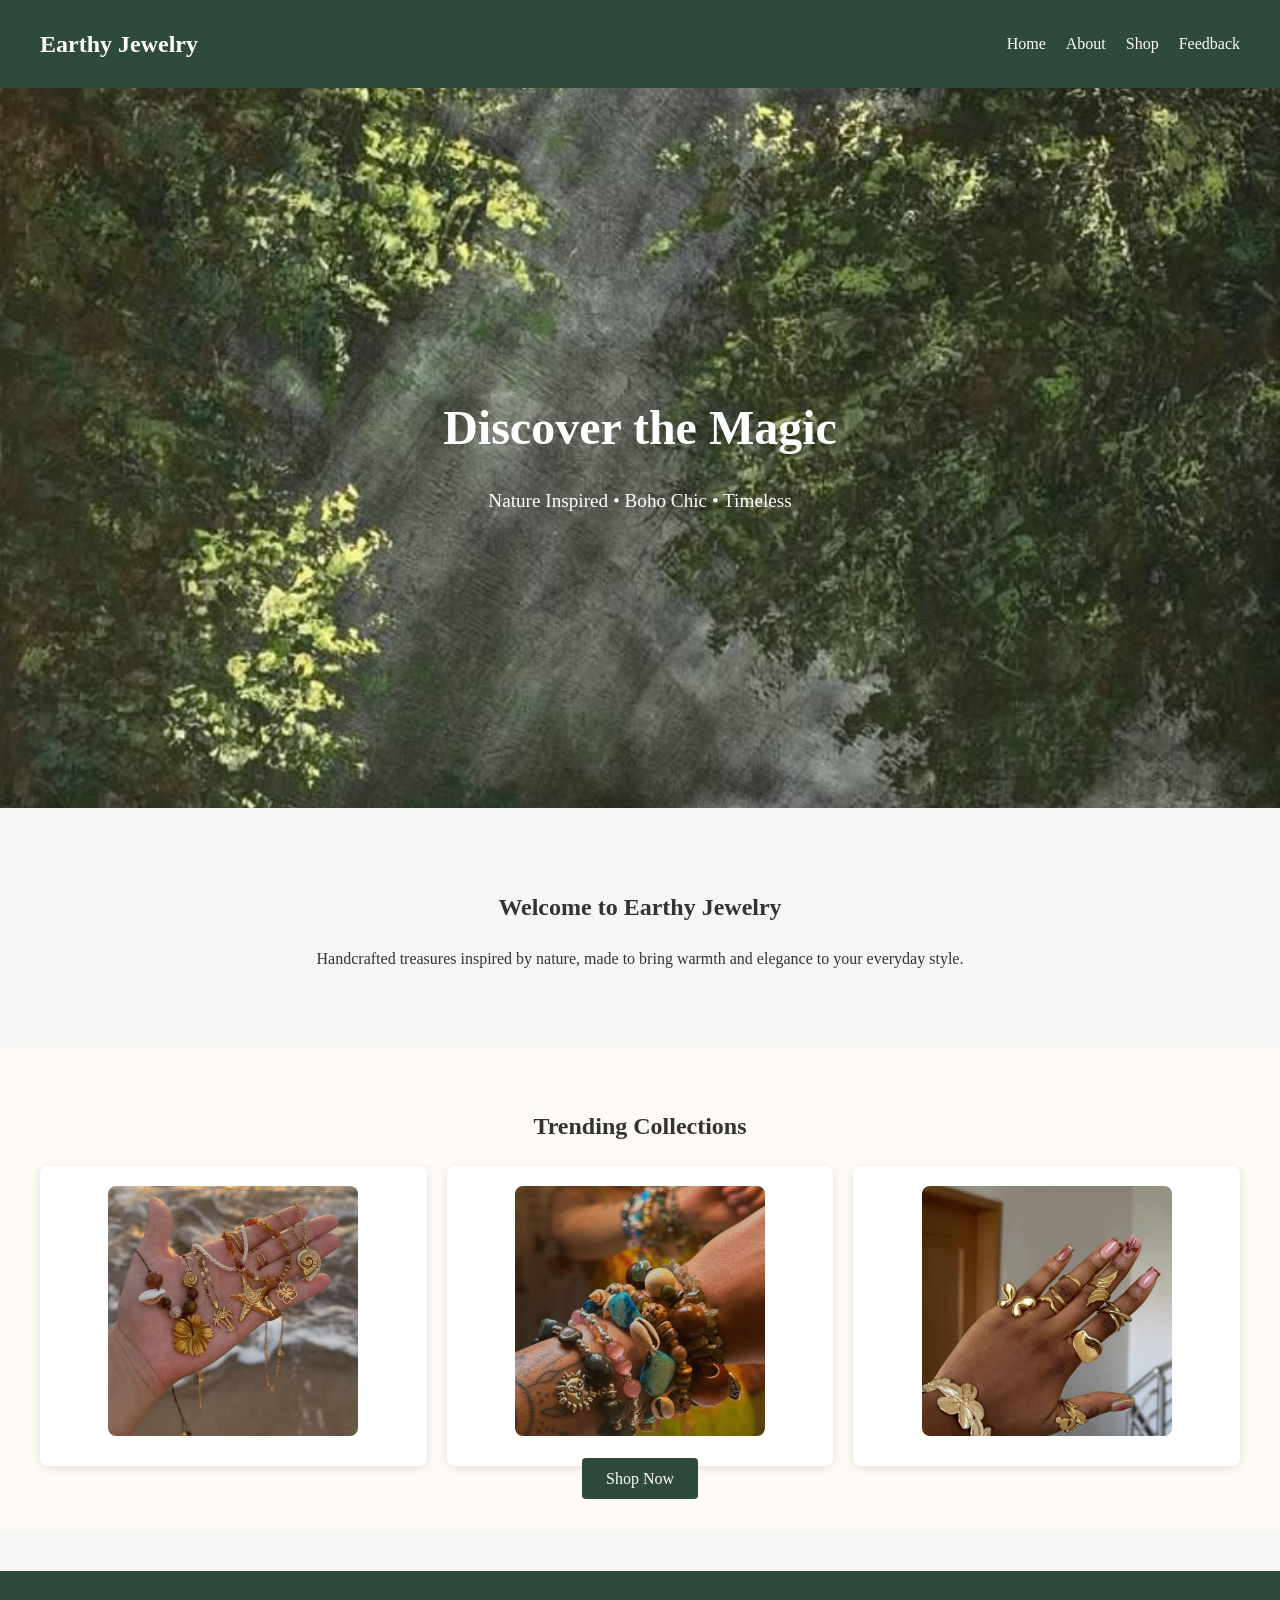
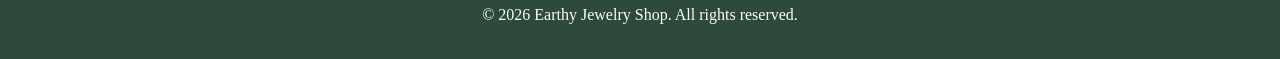
<file: index.html>
<!DOCTYPE html>
<html lang="en">
<head>
  <meta charset="UTF-8">
  <meta name="viewport" content="width=device-width, initial-scale=1.0">
  <title>Earthy Jewelry Shop</title>
  <link rel="stylesheet" href="style.css">
</head>
<body>
  <!-- Navigation -->
  <nav class="navbar">
  <div class="logo">Earthy Jewelry</div>

  <!-- Hamburger -->
  <div class="hamburger" id="hamburger">
    <span></span>
    <span></span>
    <span></span>
  </div>

  <!-- Navigation Links -->
  <ul class="nav-links" id="navLinks">
    <li><a href="index.html">Home</a></li>
    <li><a href="about.html">About</a></li>
    <li><a href="shop.html">Shop</a></li>
    <li><a href="contact.html">Feedback</a></li>
  </ul>
</nav>

  <!-- Hero Section -->
  <header class="hero">
    <div class="hero-content">
      <h1>Discover the Magic</h1>
      <p>Nature Inspired • Boho Chic • Timeless</p>
    </div>
  </header>

  <!-- About Preview -->
  <section class="welcome-preview">
   <h2>Welcome to Earthy Jewelry</h2>
   <p>Handcrafted treasures inspired by nature, made to bring warmth and elegance to your everyday style.</p>
</section>


  <!-- Collections Preview -->
  <section class="collections-preview">
   <h2>Trending Collections</h2>
   <div class="grid">
    <div class="product-card">
      <img src="images/necklaces!!!.jpg" alt="Necklaces">
    </div>
    <div class="product-card">
      <img src="images/bracelets handmade.jpg" alt="Bracelets">
    </div>
    <div class="product-card">
      <img src="images/gold rings!!!.jpg" alt="Rings">
    </div>
  </div>
  <a href="collections.html" class="btn">Shop Now</a>
</section>

  <!-- Footer -->
  <footer>
    <p>&copy; 2026 Earthy Jewelry Shop. All rights reserved.</p>
  </footer>
  <script src="script.js"></script>
</body>
</html>
</file>
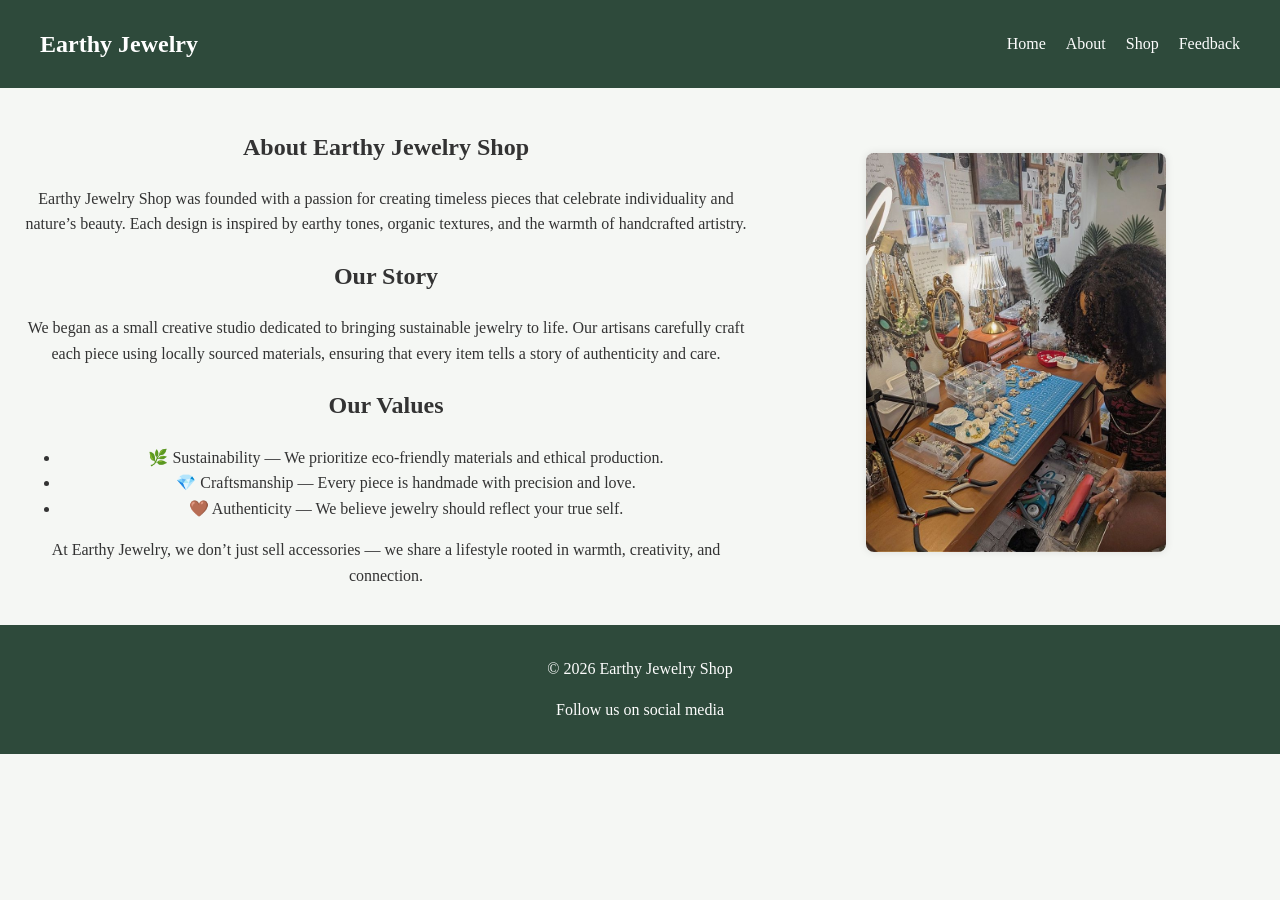
<file: about.html>
<!DOCTYPE html>
<html lang="en">
<head>
  <meta charset="UTF-8">
  <meta name="viewport" content="width=device-width, initial-scale=1.0">
  <title>About Us - Earthy Jewelry Shop</title>
  <link rel="stylesheet" href="style.css">
</head>
<body>

    <!-- Navigation -->
  <nav class="navbar">
  <div class="logo">Earthy Jewelry</div>

  <!-- Hamburger -->
  <div class="hamburger" id="hamburger">
    <span></span>
    <span></span>
    <span></span>
  </div>

  <!-- Navigation Links -->
  <ul class="nav-links" id="navLinks">
    <li><a href="index.html">Home</a></li>
    <li><a href="about.html">About</a></li>
    <li><a href="shop.html">Shop</a></li>
    <li><a href="contact.html">Feedback</a></li>
  </ul>
</nav>
  

  <section class="about-section">
  <div class="about-text">
    <h1>About Earthy Jewelry Shop</h1>
      <p>Earthy Jewelry Shop was founded with a passion for creating timeless pieces that celebrate individuality and nature’s beauty. Each design is inspired by earthy tones, organic textures, and the warmth of handcrafted artistry.</p>

      <h2>Our Story</h2>
      <p>We began as a small creative studio dedicated to bringing sustainable jewelry to life. Our artisans carefully craft each piece using locally sourced materials, ensuring that every item tells a story of authenticity and care.</p>

      <h2>Our Values</h2>
      <ul>
        <li>🌿 Sustainability — We prioritize eco-friendly materials and ethical production.</li>
        <li>💎 Craftsmanship — Every piece is handmade with precision and love.</li>
        <li>🤎 Authenticity — We believe jewelry should reflect your true self.</li>
      </ul>

      <p>At Earthy Jewelry, we don’t just sell accessories — we share a lifestyle rooted in warmth, creativity, and connection.</p>
    </div>

    <!-- Right side: image -->
    <div class="about-image">
      <img src="images/workspace.jpg" alt="Earthy Jewelry workspace">
    </div>
  </section>

  <footer>
    <p>© 2026 Earthy Jewelry Shop</p>
    <p>Follow us on social media</p>
  </footer>
  <script src="script.js"></script>
</body>
</html>
</file>
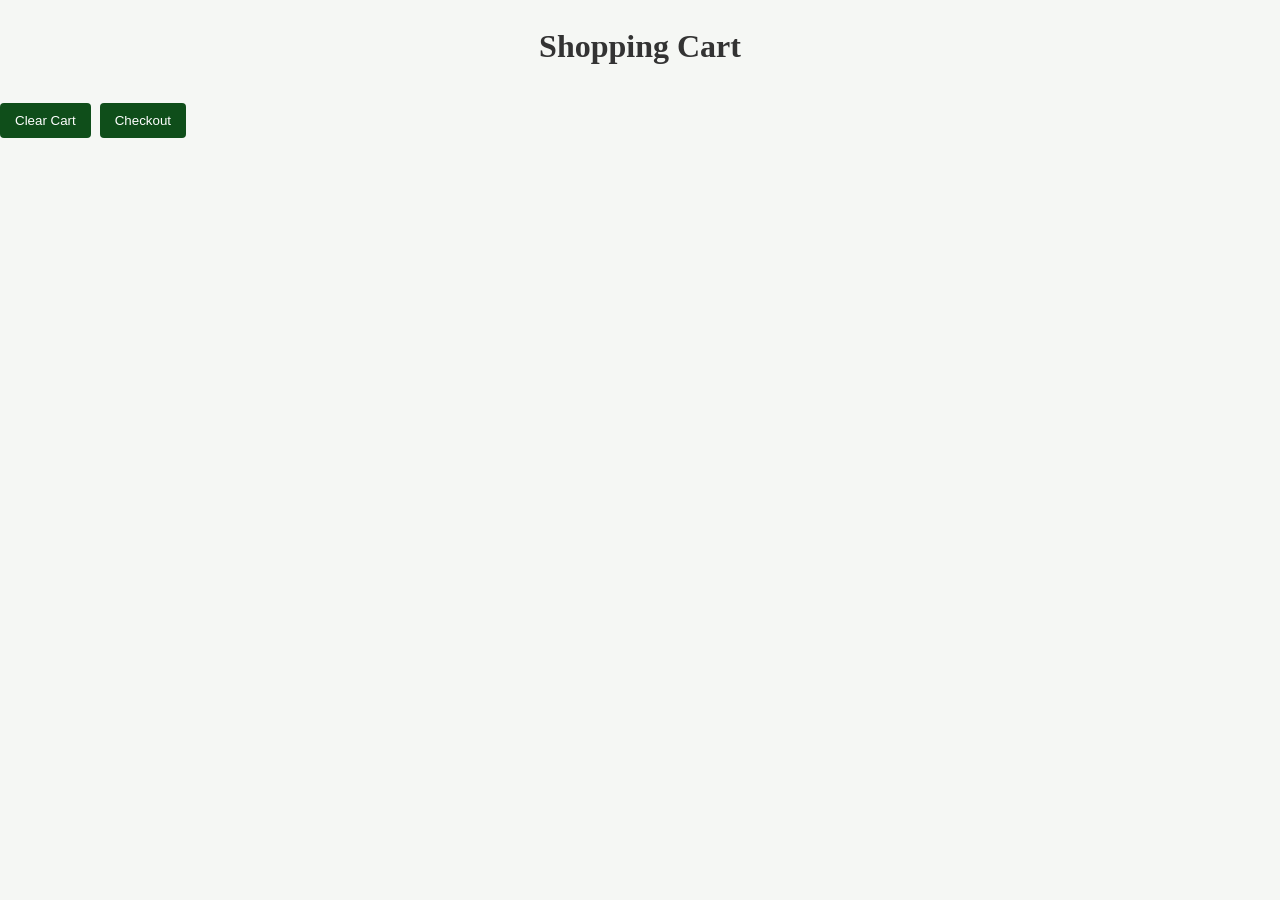
<file: cart.html>
<!DOCTYPE html>
<html lang="en">
<head>
  <meta charset="UTF-8">
  <title>Shopping Cart - Earthy Jewelry Shop</title>
  <link rel="stylesheet" href="style.css">
</head>
<body>
  <h1>Shopping Cart</h1>

  <!-- Cart container -->
  <div id="cart-container"></div>
  <div id="cart-total"></div>

  <!-- Buttons -->
  <button id="clear-cart">Clear Cart</button>
  <button id="checkout">Checkout</button>

  <script src="script.js"></script>
</body>
</html>
</file>
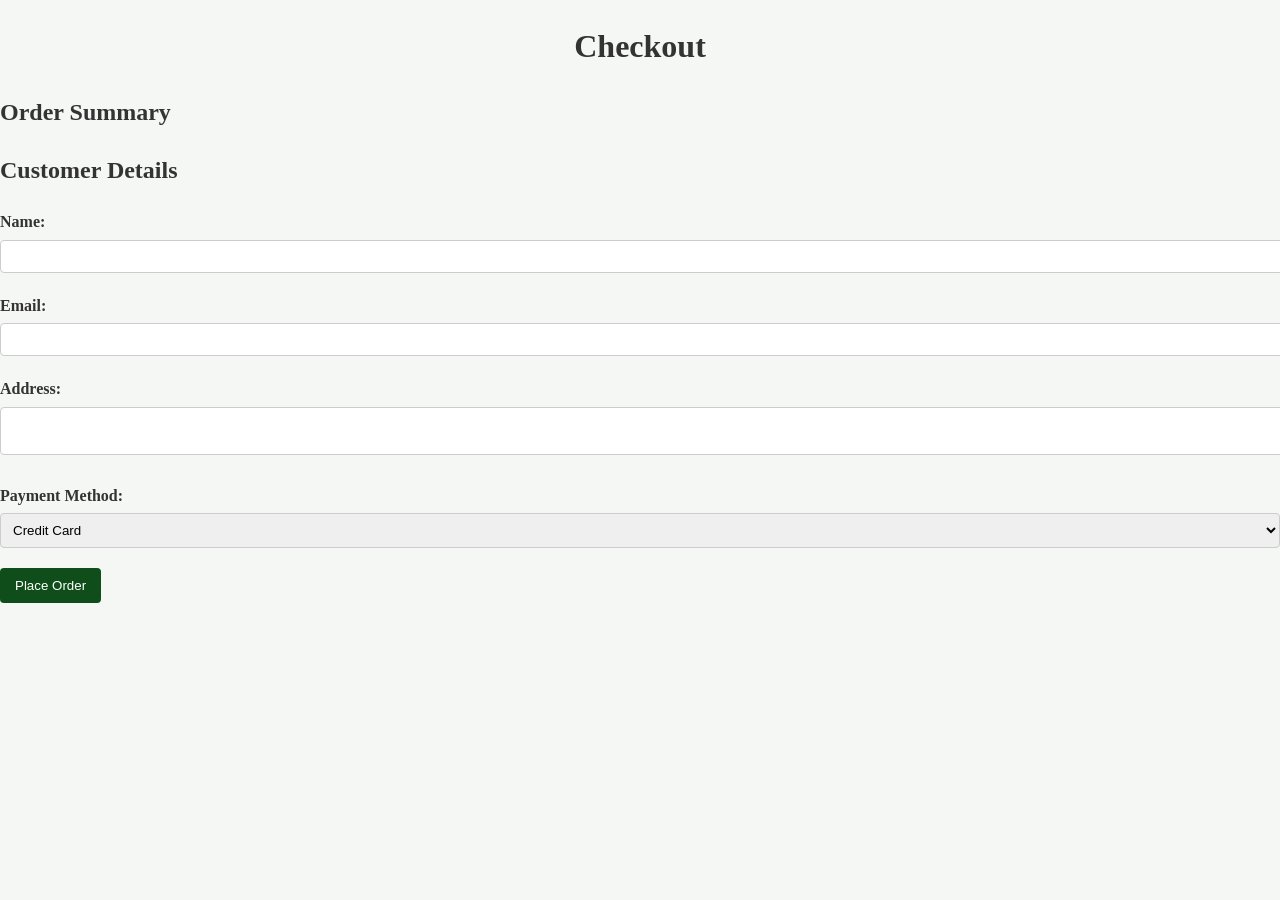
<file: checkout.html>
<!DOCTYPE html>
<html lang="en">
<head>
  <meta charset="UTF-8">
  <meta name="viewport" content="width=device-width, initial-scale=1.0">
  <title>Checkout</title>
  <link rel="stylesheet" href="style.css">
</head>
<body>
  <h1>Checkout</h1>
  <div class="summary">
    <h2>Order Summary</h2>
    <div id="order-summary"></div>
    <div id="order-total"></div>
  </div>
  <div class="details">
    <h2>Customer Details</h2>
    <form id="checkout-form">
      <label>Name:</label><input type="text" required>
      <label>Email:</label><input type="email" required>
      <label>Address:</label><textarea required></textarea>
      <label>Payment Method:</label>
      <select required>
        <option value="card">Credit Card</option>
        <option value="paypal">PayPal</option>
        <option value="other">Other</option>
      </select>
      <button type="submit">Place Order</button>
    </form>
    <div id="confirmation"></div>
  </div>

  <script src="script.js"></script>
</body>
</html>
</file>
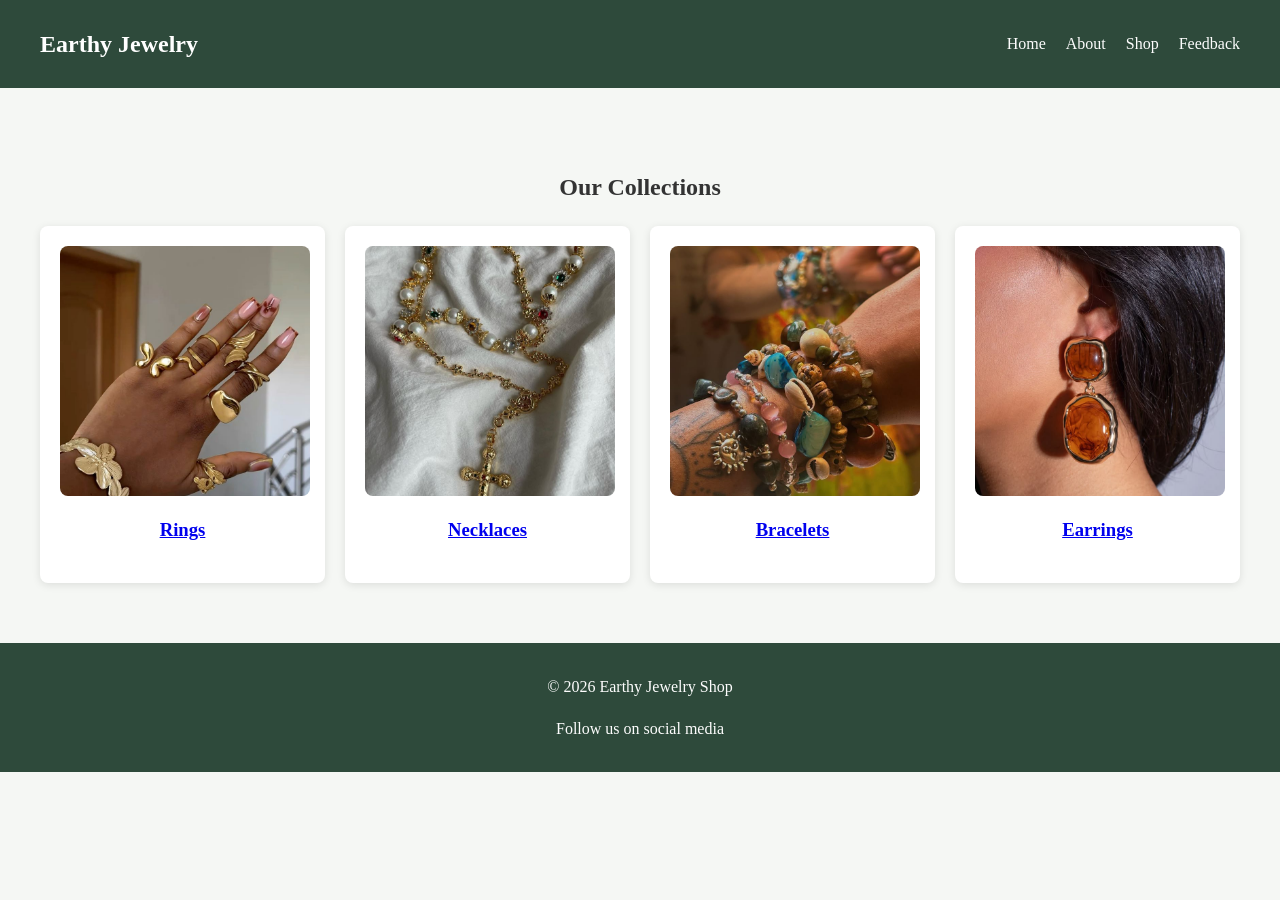
<file: collections.html>
<!DOCTYPE html>
<html lang="en">
<head>
  <meta charset="UTF-8">
  <meta name="viewport" content="width=device-width, initial-scale=1.0">
  <title>Collections - Earthy Jewelry Shop</title>
  <link rel="stylesheet" href="style.css">
</head>
<body>
  <header>
   <!-- Navigation -->
  <nav class="navbar">
  <div class="logo">Earthy Jewelry</div>

  <!-- Hamburger -->
  <div class="hamburger" id="hamburger">
    <span></span>
    <span></span>
    <span></span>
  </div>

  <!-- Navigation Links -->
  <ul class="nav-links" id="navLinks">
    <li><a href="index.html">Home</a></li>
    <li><a href="about.html">About</a></li>
    <li><a href="shop.html">Shop</a></li>
    <li><a href="contact.html">Feedback</a></li>
  </ul>
</nav>
  </nav>
</header>


<section>
  <h2>Our Collections</h2>
  
  <div class="grid">
    <div class="product-card">
      <a href="shop.html#rings">
        <img src="images/gold rings!!!.jpg" alt="gold chunky rings">
        <h3>Rings</h3>
      </a>
    </div>

    <div class="product-card">
      <a href="shop.html#necklaces">
        <img src="images/cross necklace.jpg" alt="Beautiful Necklace">
        <h3>Necklaces</h3>
      </a>
    </div>

    <div class="product-card">
      <a href="shop.html#bracelets">
        <img src="images/bracelets handmade.jpg" alt="Stylish Bracelet">
        <h3>Bracelets</h3>
      </a>
    </div>

    <div class="product-card">
      <a href="shop.html#earrings">
        <img src="images/Eden Stone Earrings Brown.jpg" alt="Eden Stone Earrings">
        <h3>Earrings</h3>
      </a>
    </div>
  </div>
</section>


  <footer>
    <p>© 2026 Earthy Jewelry Shop</p>
    <p>Follow us on social media</p>
  </footer>
  <script src="script.js"></script>
</body>
</html>
</file>
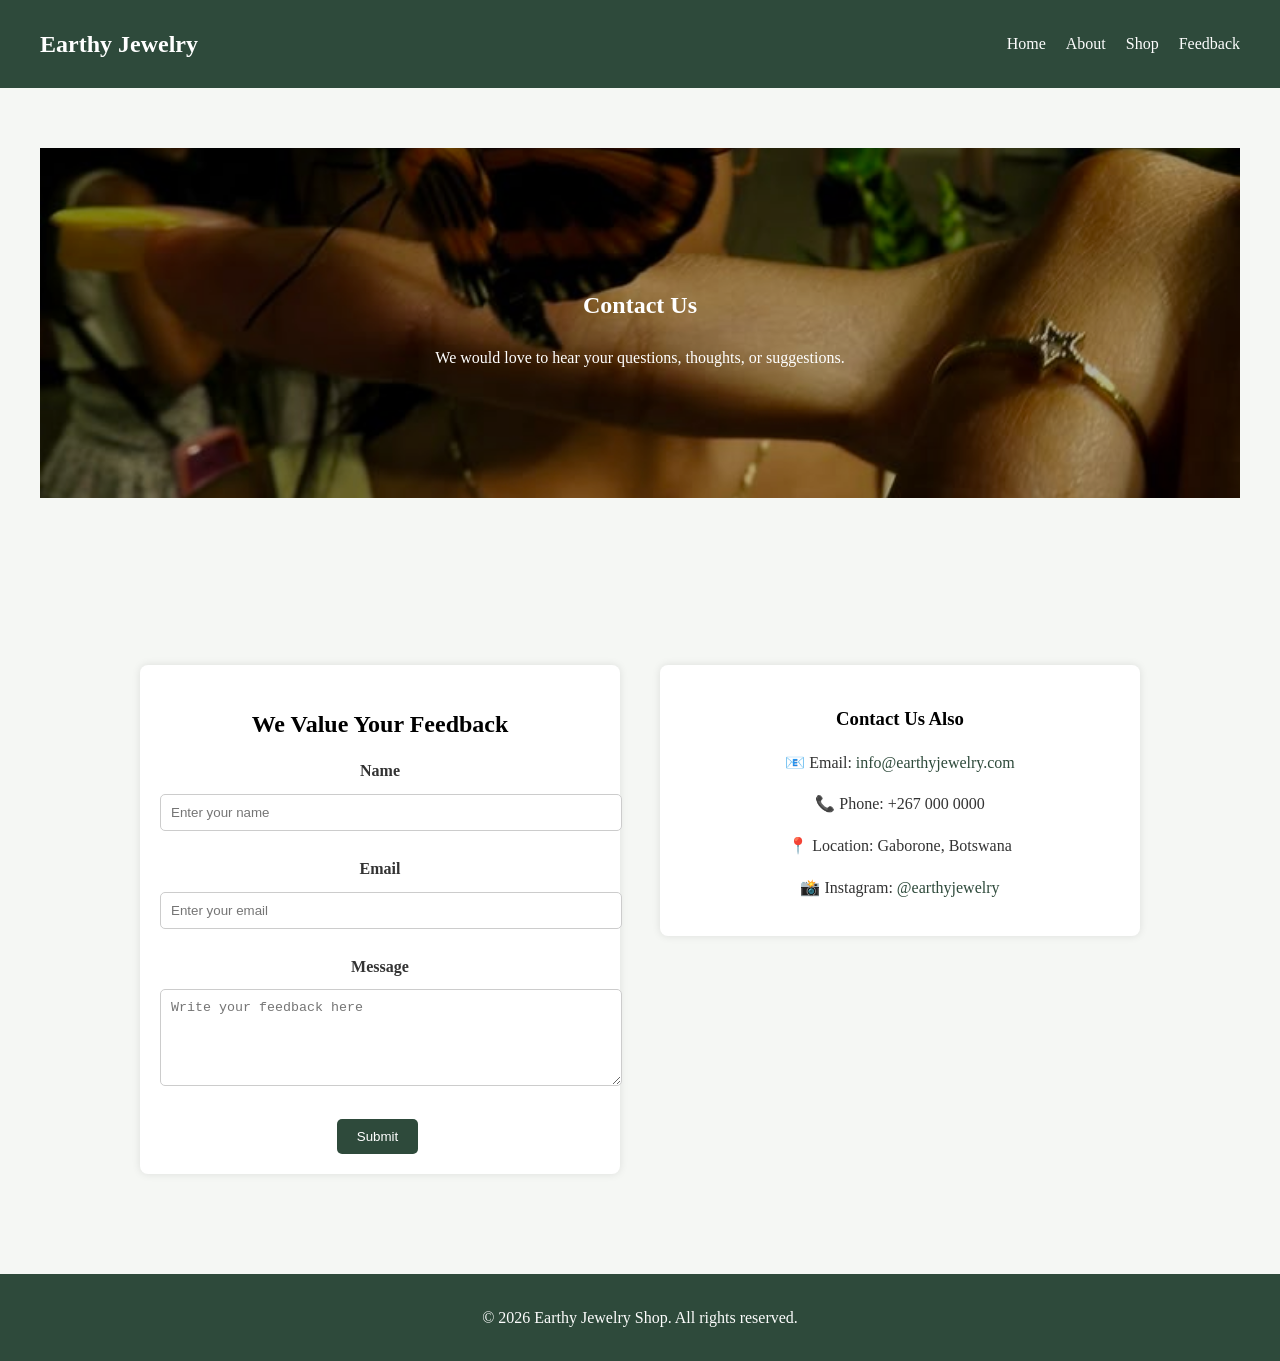
<file: contact.html>
<!DOCTYPE html>
<html lang="en">
<head>
  <meta charset="UTF-8">
  <meta name="viewport" content="width=device-width, initial-scale=1.0">
  <title>Contact - Earthy Jewelry Shop</title>
  <link rel="stylesheet" href="style.css">
</head>
<body>
  <!-- Header -->
  <header>
      <!-- Navigation -->
  <nav class="navbar">
  <div class="logo">Earthy Jewelry</div>

  <!-- Hamburger -->
  <div class="hamburger" id="hamburger">
    <span></span>
    <span></span>
    <span></span>
  </div>

  <!-- Navigation Links -->
  <ul class="nav-links" id="navLinks">
    <li><a href="index.html">Home</a></li>
    <li><a href="about.html">About</a></li>
    <li><a href="shop.html">Shop</a></li>
    <li><a href="contact.html">Feedback</a></li>
  </ul>
    </nav>
  </header>

  <!-- Banner -->
  <section class="contact-banner">
    <img src="images/@latinarab.jpg" alt="Jewelry display banner">
    <div class="contact-title">
      <h1>Contact Us</h1>
      <p>We would love to hear your questions, thoughts, or suggestions.</p>
    </div>
  </section>

  <!-- Main content -->
  <section class="feedback-container">
    <!-- Left side: Feedback form -->
    <div class="feedback-form">
      <h2>We Value Your Feedback</h2>
      <form onsubmit="showFeedbackMessage(event)">
        <label for="name">Name</label>
        <input type="text" id="name" name="name" placeholder="Enter your name" required>

        <label for="email">Email</label>
        <input type="email" id="email" name="email" placeholder="Enter your email" required>

        <label for="message">Message</label>
        <textarea id="message" name="message" rows="5" placeholder="Write your feedback here" required></textarea>

        <button type="submit" class="btn">Submit</button>
        <p class="feedbackMessage" id="feedbackMessage">Thank you for your feedback!</p>
      </form>
    </div>

    <!-- Right side: Contact info -->
    <div class="contact-info">
      <h3>Contact Us Also</h3>
      <p>📧 Email: <a href="mailto:info@earthyjewelry.com">info@earthyjewelry.com</a></p>
      <p>📞 Phone: +267 000 0000</p>
      <p>📍 Location: Gaborone, Botswana</p>
      <p>📸 Instagram: <a href="#">@earthyjewelry</a></p>
    </div>
  </section>

  <!-- Footer (unchanged) -->
  <footer>
    <p>&copy; 2026 Earthy Jewelry Shop. All rights reserved.</p>
  </footer>
  <script src="script.js"></script>
</body>
</html>
</file>
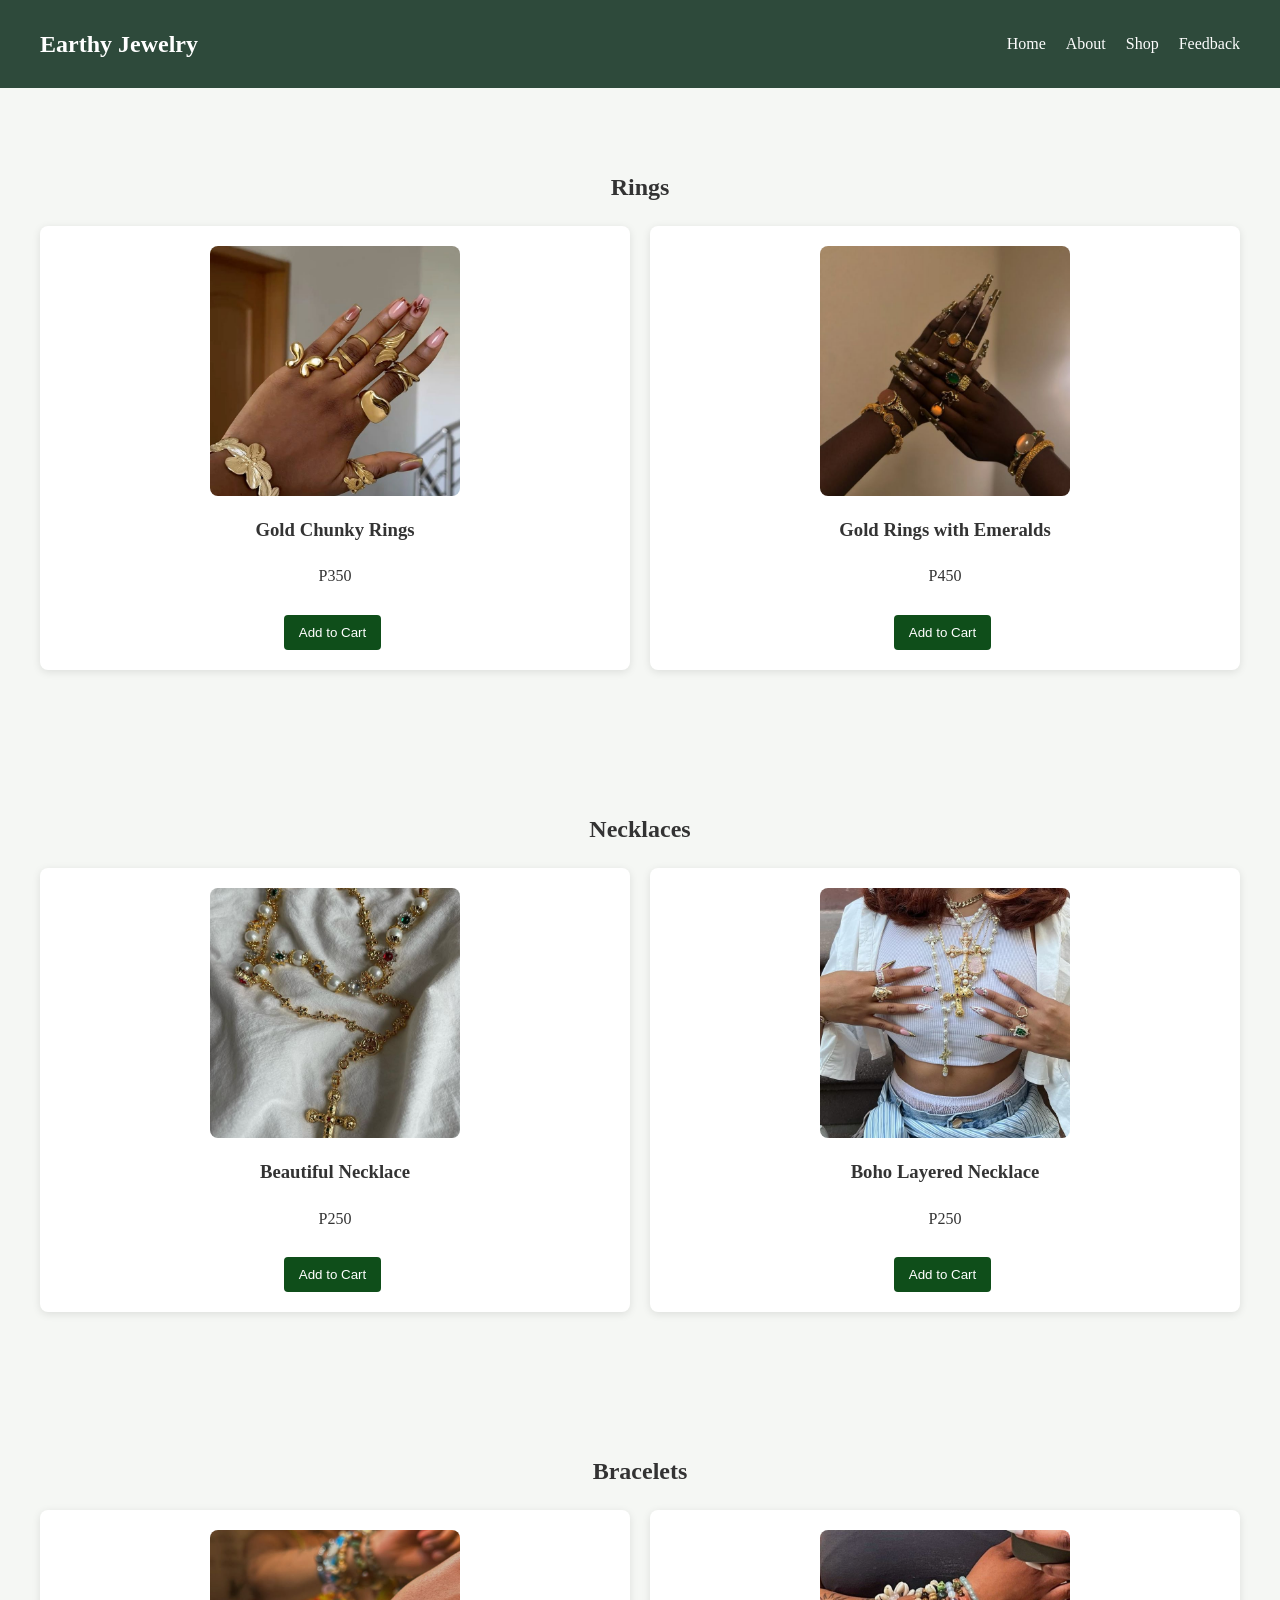
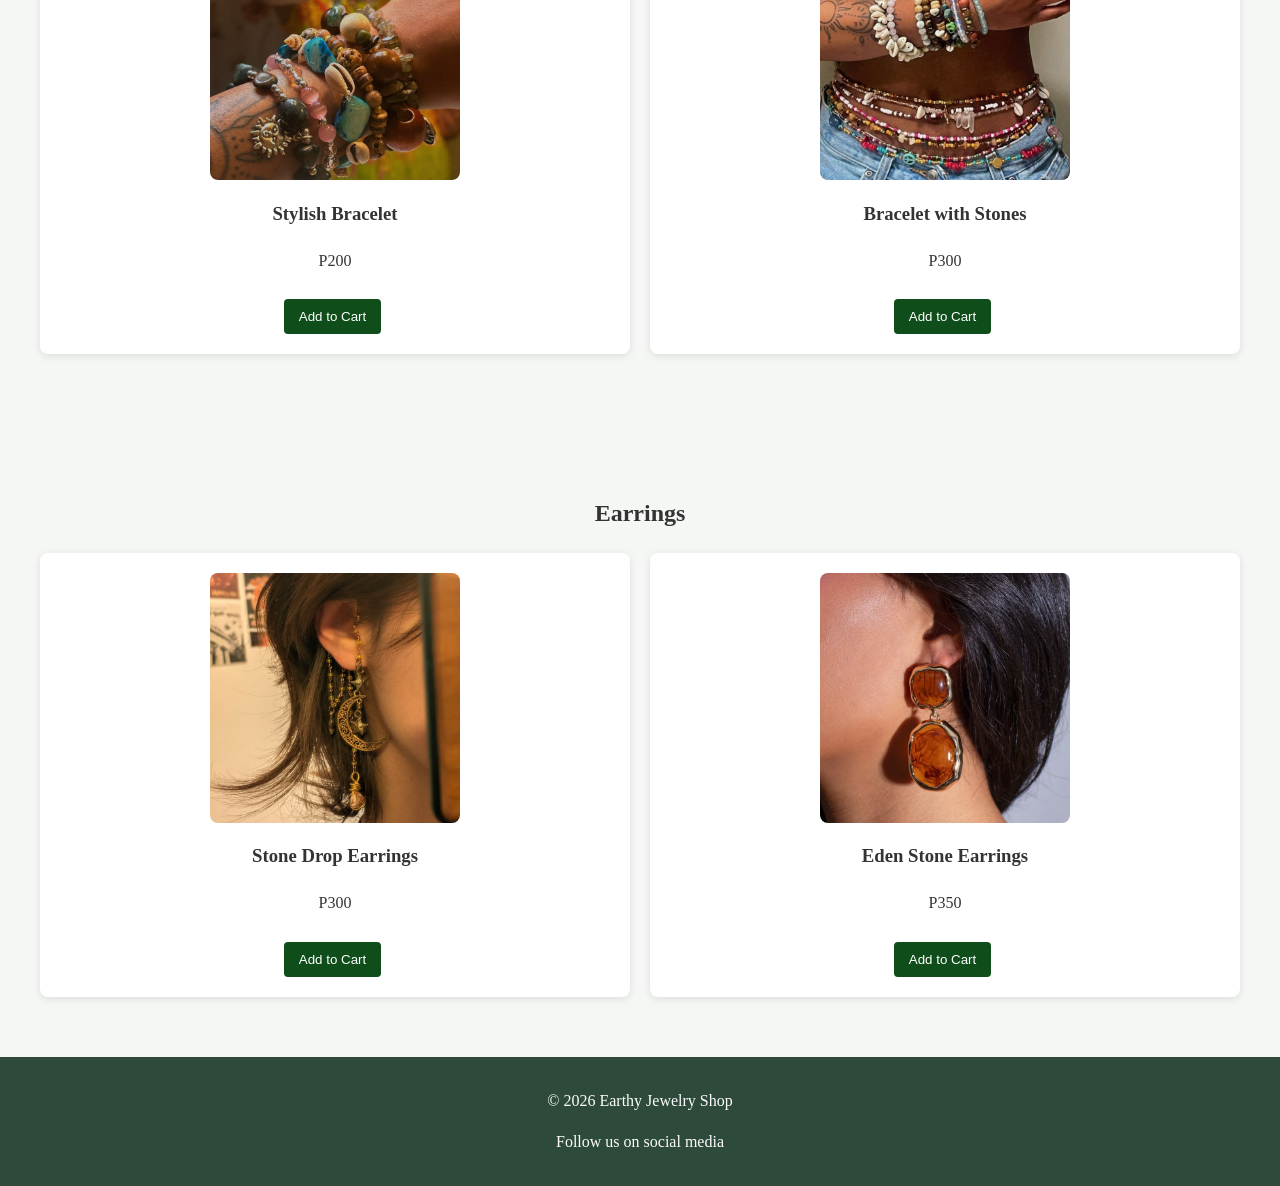
<file: shop.html>
<!DOCTYPE html>
<html lang="en">
<head>
  <meta charset="UTF-8">
  <meta name="viewport" content="width=device-width, initial-scale=1.0">
  <title>Shop - Earthy Jewelry Shop</title>
  <link rel="stylesheet" href="style.css">
</head>
<body>
  <header>
      <!-- Navigation -->
  <nav class="navbar">
  <div class="logo">Earthy Jewelry</div>

  <!-- Hamburger -->
  <div class="hamburger" id="hamburger">
    <span></span>
    <span></span>
    <span></span>
  </div>

  <!-- Navigation Links -->
  <ul class="nav-links" id="navLinks">
    <li><a href="index.html">Home</a></li>
    <li><a href="about.html">About</a></li>
    <li><a href="shop.html">Shop</a></li>
    <li><a href="contact.html">Feedback</a></li>
  </ul>
    </nav>
  </header>

  <!-- Rings -->
  <section id="rings">
    <h2>Rings</h2>
    <div class="grid">
      <div class="product-card">
        <img src="images/gold rings!!!.jpg" alt="Gold Chunky Rings">
        <h3>Gold Chunky Rings</h3>
        <p>P350</p>
        <button class="addToCartBtn" data-name="Gold Chunky Rings" data-price="350">Add to Cart</button>
        <p class="cartMessage" style="display:none; color:green;">Item added to cart!</p>
      </div>
      <div class="product-card">
        <img src="images/rings with emeraalds.jpg" alt="Gold Rings with Emeralds">
        <h3>Gold Rings with Emeralds</h3>
        <p>P450</p>
        <button class="addToCartBtn" data-name="Gold Rings with Emeralds" data-price="450">Add to Cart</button>
        <p class="cartMessage" style="display:none; color:green;">Item added to cart!</p>
      </div>
    </div>
  </section>

  <!-- Necklaces -->
  <section id="necklaces">
    <h2>Necklaces</h2>
    <div class="grid">
      <div class="product-card">
        <img src="images/cross necklace.jpg" alt="Beautiful Necklace">
        <h3>Beautiful Necklace</h3>
        <p>P250</p>
        <button class="addToCartBtn" data-name="Beautiful Necklace" data-price="250">Add to Cart</button>
        <p class="cartMessage" style="display:none; color:green;">Item added to cart!</p>
      </div>
      <div class="product-card">
        <img src="images/cross necklace layered.jpg" alt="Boho Layered Necklace">
        <h3>Boho Layered Necklace</h3>
        <p>P250</p>
        <button class="addToCartBtn" data-name="Boho Layered Necklace" data-price="250">Add to Cart</button>
        <p class="cartMessage" style="display:none; color:green;">Item added to cart!</p>
      </div>
    </div>
  </section>

  <!-- Bracelets -->
  <section id="bracelets">
    <h2>Bracelets</h2>
    <div class="grid">
      <div class="product-card">
        <img src="images/bracelets handmade.jpg" alt="Stylish Bracelet">
        <h3>Stylish Bracelet</h3>
        <p>P200</p>
        <button class="addToCartBtn" data-name="Stylish Bracelet" data-price="200">Add to Cart</button>
        <p class="cartMessage" style="display:none; color:green;">Item added to cart!</p>
      </div>
      <div class="product-card">
        <img src="images/bracelets + waist beads.jpg" alt="Bracelet with Stones">
        <h3>Bracelet with Stones</h3>
        <p>P300</p>
        <button class="addToCartBtn" data-name="Bracelet with Stones" data-price="300">Add to Cart</button>
        <p class="cartMessage" style="display:none; color:green;">Item added to cart!</p>
      </div>
    </div>
  </section>

  <!-- Earrings -->
  <section id="earrings">
    <h2>Earrings</h2>
    <div class="grid">
      <div class="product-card">
        <img src="images/Earcuff.jpg" alt="Stone Drop Earrings">
        <h3>Stone Drop Earrings</h3>
        <p>P300</p>
        <button class="addToCartBtn" data-name="Stone Drop Earrings" data-price="300">Add to Cart</button>
        <p class="cartMessage" style="display:none; color:green;">Item added to cart!</p>
      </div>
      <div class="product-card">
        <img src="images/Eden Stone Earrings Brown.jpg" alt="Eden Stone Earrings">
        <h3>Eden Stone Earrings</h3>
        <p>P350</p>
        <button class="addToCartBtn" data-name="Eden Stone Earrings" data-price="350">Add to Cart</button>
        <p class="cartMessage" style="display:none; color:green;">Item added to cart!</p>
      </div>
    </div>
  </section>

  <footer>
    <p>© 2026 Earthy Jewelry Shop</p>
    <p>Follow us on social media</p>
  </footer>
  <script src="script.js"></script>
</body>
</html>
</file>
<file: style.css>
/* === RESET & BASE === */
body {
  margin: 0;
  font-family: 'Georgia', serif;
  background-color: #f5f7f4; /* soft earthy background */
  color: #333;
  line-height: 1.6;
}

/* === NAVBAR & FOOTER === */
.navbar, footer {
  background-color: #2e4a3b; /* deep earthy green */
  color: #fdfdfd;
  padding: 15px 40px;
}

.navbar {
  display: flex;
  justify-content: space-between;
  align-items: center;
  position: relative;
}

.navbar .logo {
  font-size: 1.5rem;
  font-weight: bold;
  color: #fff;
}

.nav-links {
  list-style: none;
  display: flex;
  gap: 20px;
}

.nav-links li {
  display: inline-block;
}

.nav-links a {
  color: #fdfdfd;
  text-decoration: none;
  font-weight: 500;
  transition: color 0.3s ease;
}

.nav-links a:hover {
  text-decoration: underline;
  color: #d9f0e1; /* soft green hover */
}

footer {
  text-align: center;
}

/* === HERO SECTION (Homepage) === */
.hero {
  height: 80vh;
  background: url('images/Original Landscape Painting by Zaneta Bringel _ Fine Art Art on Canvas _ Early Bright.jpg') center/cover no-repeat;
  display: flex;
  align-items: center;
  justify-content: center;
  text-align: center;
  color: #fff;
}

.hero h1 {
  font-size: 3rem;
  margin-bottom: 10px;
}

.hero p {
  font-size: 1.2rem;
  margin-bottom: 20px;
}

.btn {
  background: #2e4a3b;
  color: #fff;
  padding: 12px 24px;
  text-decoration: none;
  border-radius: 4px;
  transition: background 0.3s ease;
}

.btn:hover {
  background: #588157; /* lighter earthy green */
}

/* === SECTIONS === */
section {
  padding: 60px 40px;
  text-align: center;
}

.about-preview, .collections-preview {
  background-color: #fdfaf6; /* soft neutral */
  margin-bottom: 40px;
  border-radius: 8px;
  padding: 40px;
}

/* === PRODUCT GRID === */
.grid {
  display: grid;
  grid-template-columns: repeat(auto-fit, minmax(220px, 1fr));
  gap: 20px;
  margin-top: 20px;
}

.product-card {
  background: #fff;
  border-radius: 8px;
  box-shadow: 0 2px 8px rgba(0,0,0,0.1);
  padding: 20px;
  transition: transform 0.3s ease;
}

.product-card:hover {
  transform: translateY(-5px);
}

.product-card img {
  width: 250px;
  height: 250px;
  object-fit: cover;
  border-radius: 8px;
  display: block;
  margin: 0 auto 10px;
}
/* About Us section layout */
.about-section {
  display: flex;
  align-items: center;
  justify-content: space-between;
  gap: 20px;
  padding: 20px;
}

/* Image styling */
.about-section img {
  max-width: 300px;
  border-radius: 8px;
}

/* Text styling */
.about-text {
  flex: 1;
}

/* Mobile fix */
@media (max-width: 768px) {
  .about-section {
    flex-direction: column;   /* stack vertically */
    text-align: center;       /* center text */
  }

  .about-section img {
    max-width: 100%;          /* full width on mobile */
    margin-bottom: 15px;      /* spacing below image */
  }

  .about-text {
    text-align: center;
  }
}


/* === CONTACT PAGE === */
/* Nav fix */
.navbar {
  position: relative;
  z-index: 1000;   /* nav always above banner */
}

.nav-links {
  z-index: 1000;   /* dropdown above banner */
}

/* Banner stays behind nav */
.contact-banner {
  position: relative;
  text-align: center;
  color: white;
}

.contact-banner img {
  width: 100%;
  height: 350px;
  object-fit: cover;
  filter: brightness(70%);
  position: relative;
  z-index: 1;      /* lower than nav */
}

.contact-title {
  position: absolute;
  top: 50%;
  left: 50%;
  transform: translate(-50%, -50%);
  z-index: 2;      /* text stays above image */
}


/* Two-column layout */
.feedback-container {
  display: flex;
  gap: 40px;
  margin: 40px auto;
  max-width: 1000px;
  align-items: flex-start;
}
.feedback-form, .contact-info {
  flex: 1;
  background: #ffffff;
  padding: 20px;
  border-radius: 8px;
  box-shadow: 0 0 8px rgba(0,0,0,0.1);
}

/* Form styling */
.feedback-form h2 {
  margin-bottom: 15px;
  color: #000000; /* black */
}
.feedback-form label {
  display: block;
  margin: 10px 0 5px;
}
.feedback-form input,
.feedback-form textarea {
  width: 100%;
  padding: 10px;
  margin-bottom: 15px;
  border: 1px solid #ccc;
  border-radius: 5px;
}
.feedback-form .btn {
  background-color: #2e4a3b; /* deep earthy green */
  color: white;
  padding: 10px 20px;
  border: none;
  border-radius: 5px;
  cursor: pointer;
}
.feedback-form .btn:hover {
  background-color: #1f3529;
}

/* Thank-you message animation */
.feedbackMessage {
  display: none;
  color: green;
  font-weight: bold;
  margin-top: 10px;
  opacity: 0;
  transition: opacity 0.5s ease-in-out;
}
.feedbackMessage.show {
  display: block;
  opacity: 1;
}

/* Contact info card */
.contact-info h3 {
  color: #000000; /* black heading */
  margin-bottom: 10px;
}
.contact-info a {
  color: #2e4a3b; /* deep earthy green links */
  text-decoration: none;
}
.contact-info a:hover {
  text-decoration: underline;
  color: #1f3529;
}

/* === ABOUT PAGE === */
.about-container {
  display: flex;
  gap: 40px;
  align-items: flex-start;
  justify-content: space-between;
  max-width: 1000px;
  margin: 40px auto;
}
.about-text {
  flex: 1.2;
}
.about-image {
  flex: 0.8;
}
.about-image img {
  width: 100%;
  border-radius: 8px;
  box-shadow: 0 0 8px rgba(0,0,0,0.1);
}

/* === CART PAGE === */
h1 {
  text-align: center;
  margin-bottom: 20px;
}
.cart-empty {
  text-align: center;
  font-size: 1.2em;
  color: #777;
  margin-top: 40px;
}
.cart-item {
  display: flex;
  align-items: center;
  margin-bottom: 15px;
  border-bottom: 1px solid #ddd;
  padding-bottom: 10px;
}
.cart-item img {
  width: 100px;
  height: 100px;
  object-fit: cover;
  border-radius: 8px;
  margin-right: 15px;
}
.cart-details p {
  margin: 4px 0;
}
#cart-total {
  text-align: right;
  font-weight: bold;
  margin-top: 20px;
}
button {
  padding: 10px 15px;
  margin: 10px 5px 0 0;
  border: none;
  border-radius: 4px;
  background-color: #0f4e1a; /* earthy green tone */
  color: #fff;
  cursor: pointer;
}
button:hover {
  background-color: #12532b;
}

/* === CHECKOUT PAGE === */
body.checkout {
  display: flex;
  gap: 40px;
  margin: 20px;
}
.summary, .details {
  flex: 1;
}
.summary-item {
  display: flex;
  align-items: center;
  margin-bottom: 15px;
}
.summary-item img {
  width: 100px;
  height: 100px;
  object-fit: cover;
  border-radius: 8px;
  margin-right: 15px;
}
.total {
  font-weight: bold;
  margin-top: 20px;
  text-align: right;
}
form label {
  display: block;
  margin-top: 10px;
  font-weight: bold;
}
form input, form textarea, form select {
  width: 100%;
  margin-top: 5px;
  margin-bottom: 10px;
  padding: 8px;
  border: 1px solid #ccc;
  border-radius: 4px;
}
#confirmation {
  margin-top: 20px;
  font-size: 1.2em;
  color: green;
  text-align: center;
}

/* Default desktop nav */
.nav-links {
  display: flex;
  list-style: none;
  gap: 20px;
}

/* Hide hamburger on desktop */
.hamburger {
  display: none;
}

/* Mobile styles */
@media (max-width: 768px) {

  .hamburger {
    display: flex;
    flex-direction: column;
    cursor: pointer;
  }

  .hamburger span {
    height: 3px;
    width: 25px;
    background: #fff;
    margin: 4px 0;
    border-radius: 2px;
  }

  .nav-links {
  display: none;
  flex-direction: column;
  background: #2e4a3b;
  position: absolute;
  top: 70px;
  right: 20px;
  width: 200px;
  padding: 15px;
  border-radius: 8px;
}
  

  .nav-links.active {
    display: flex;
  }

  .nav-links li {
    margin: 10px 0;
  }

  .nav-links a {
    color: #333;
    text-decoration: none;
    font-size: 18px;
  }
}
</file>
